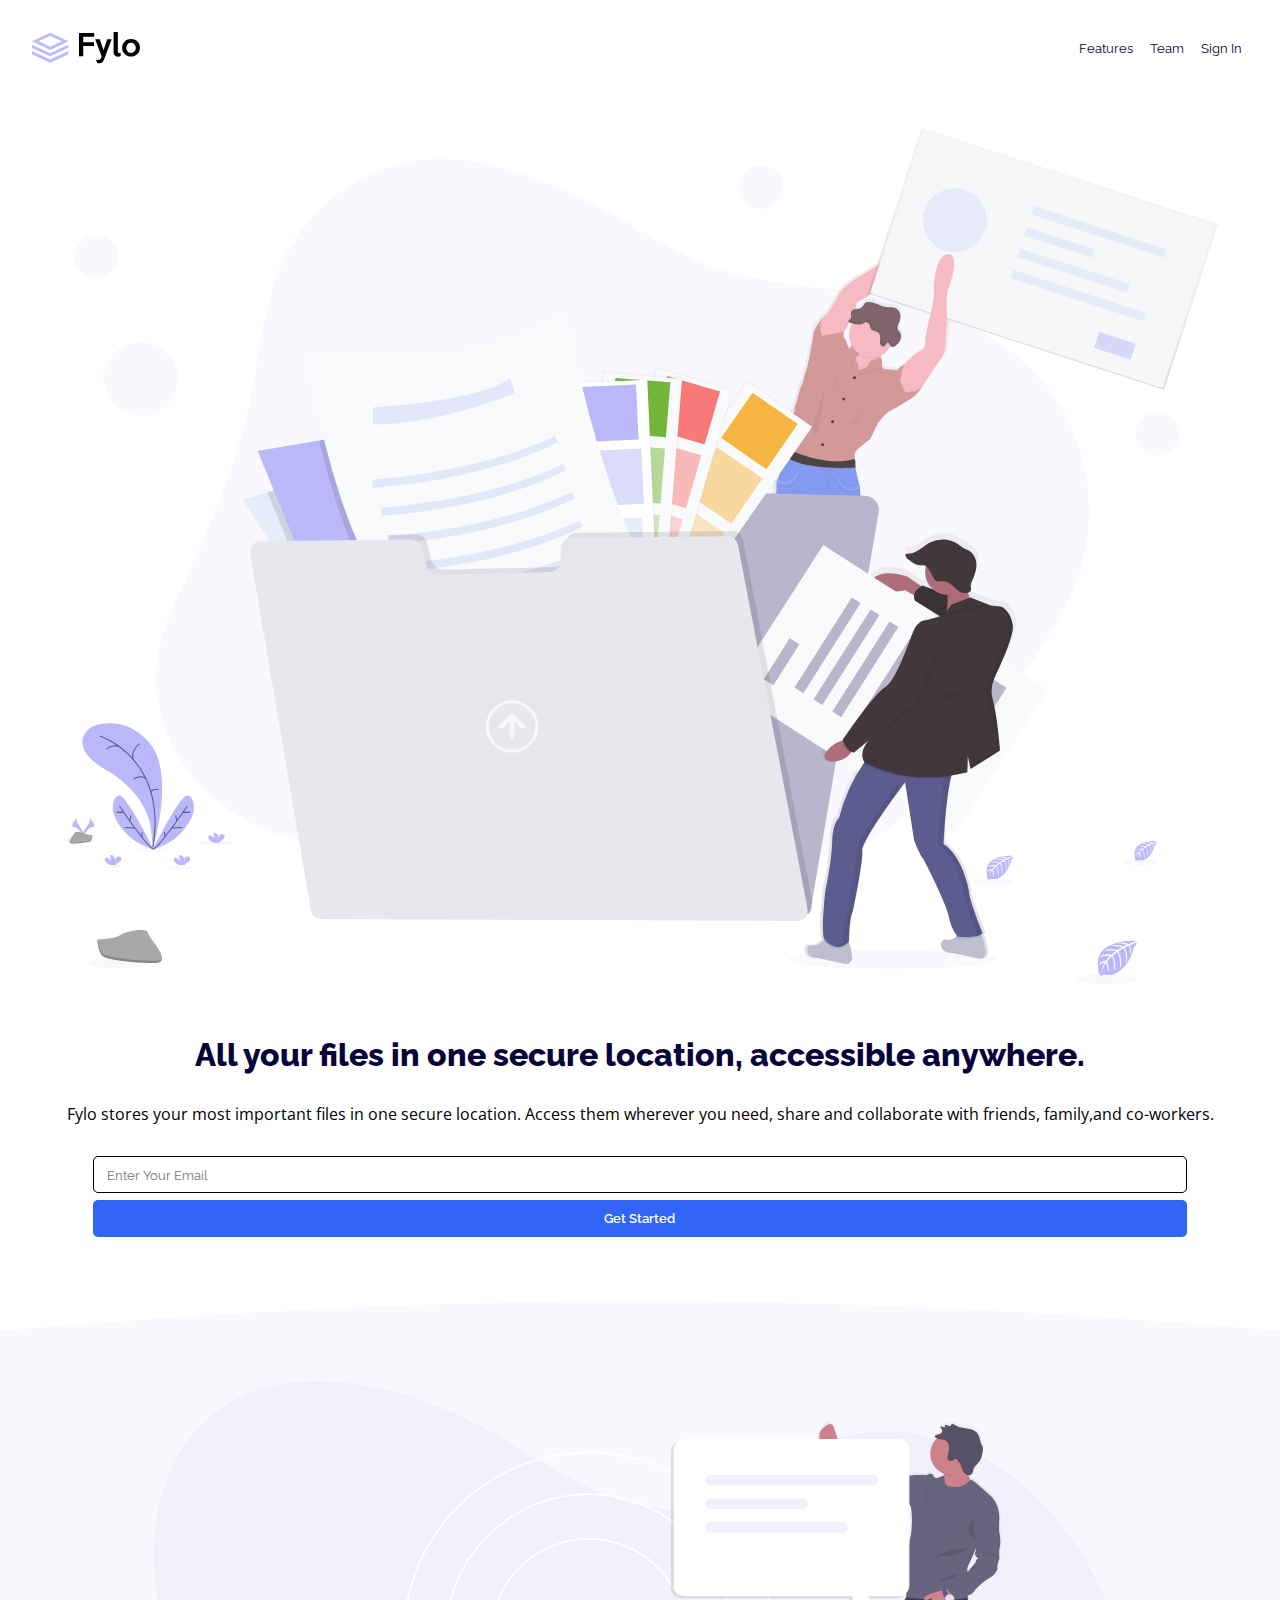
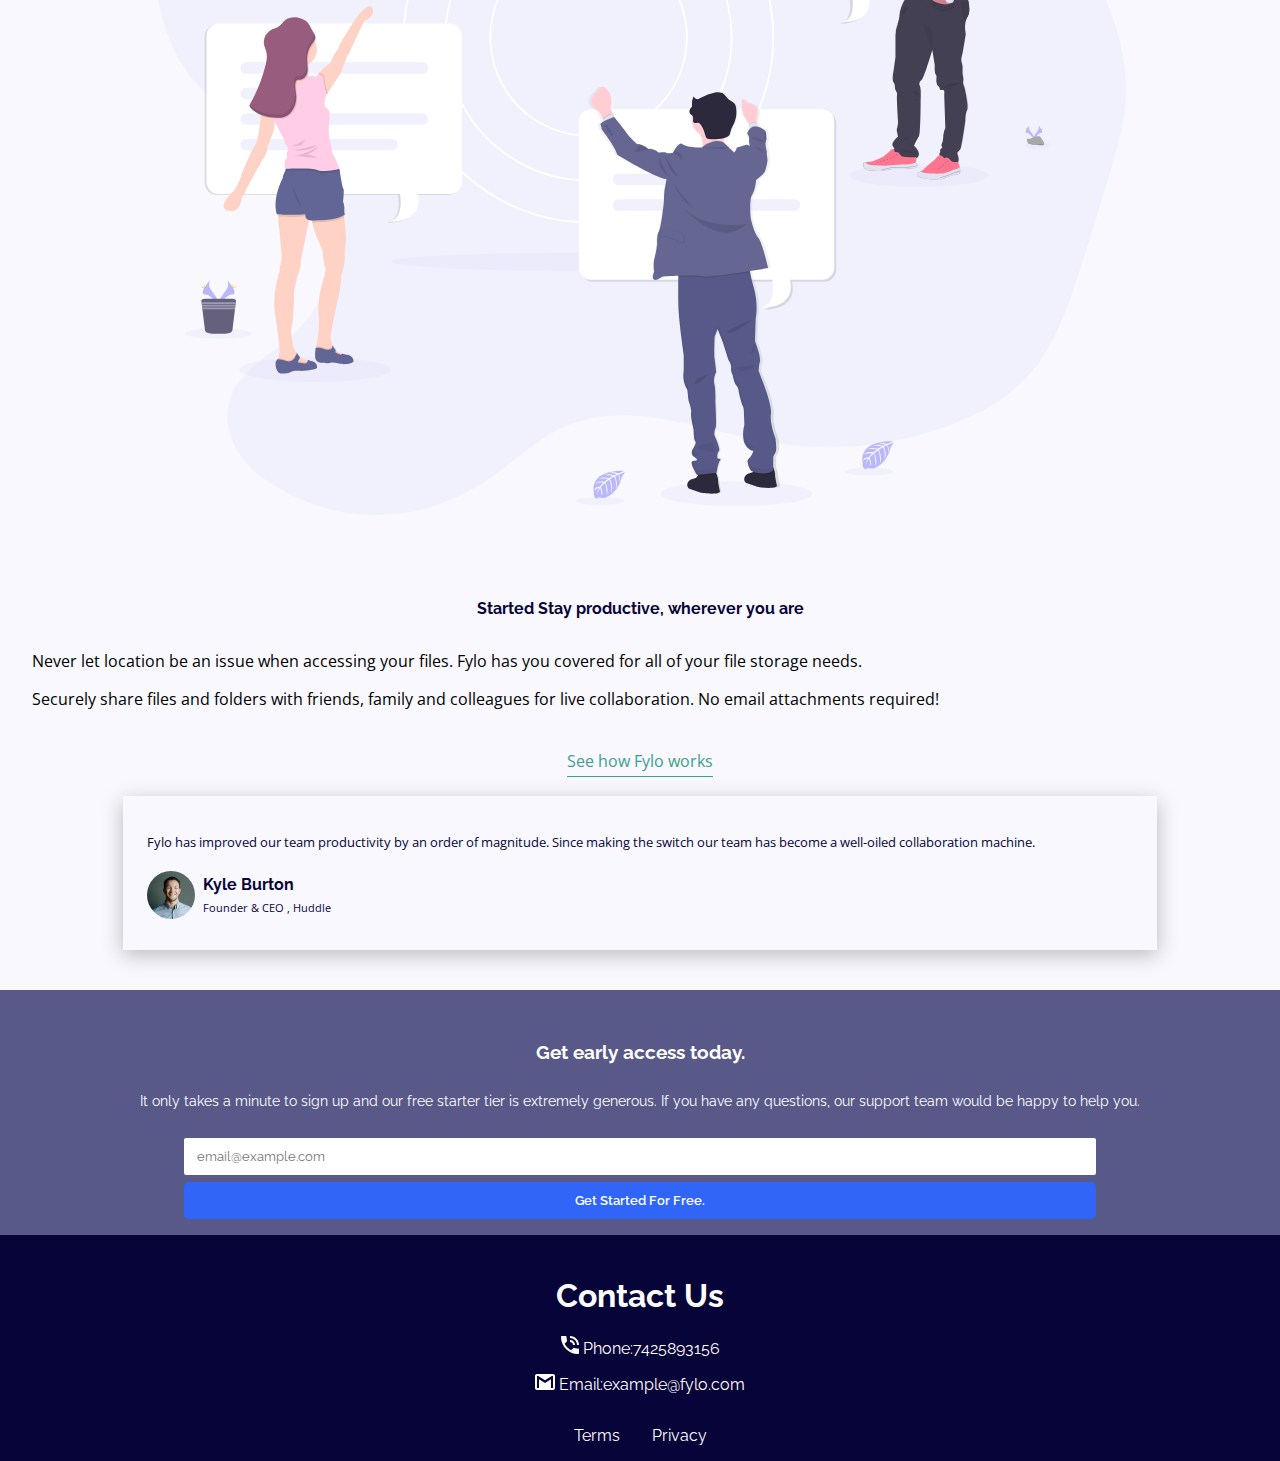
<file: Fylo/index.html>
<!DOCTYPE html>
<html lang="en">
  <head>
    <meta charset="UTF-8" />
    <meta name="viewport" content="width=device-width, initial-scale=1.0" />
    <!-- displays site properly based on user's device -->

    <link
      rel="icon"
      type="image/png"
      sizes="32x32"
      href="./images/favicon-32x32.png"
    />

    <link rel="stylesheet" href="styles.css" />

    <title>Frontend Mentor | Fylo landing page with two column layout</title>
  </head>
  <body>
    <header>
      <img class="logo" src="images/logo.svg" alt="Fylo" />

      <nav>
        <ul>
          <li><a href="">Features</a></li>
          <li><a href="">Team</a></li>
          <li><a href="">Sign In</a></li>
        </ul>
      </nav>
    </header>

    <section class="hero">
      <div class="container-1">
        <div class="hero-image">
          <img class="image" src="images/illustration-1.svg" alt="" />
        </div>
      </div>
      <div class="container-2">
        <div class="info">
          <h1 class="hero-heading">
            All your files in one secure location, accessible anywhere.
          </h1>
          <p class="hero-para">
            Fylo stores your most important files in one secure location. Access
            them wherever you need, share and collaborate with friends,
            family,and co-workers.
          </p>

          <input
            class="hero-input"
            type="text"
            placeholder="Enter Your Email"
          />
          <button class="hero-button">Get Started</button>
        </div>
      </div>
    </section>

    <section class="main">
      <div class="container-main">
        <div class="main-image">
          <img src="images/illustration-2.svg" alt="" class="image" />
        </div>
        <div class="main-info">
          <h3 class="main-header">
            Started Stay productive, wherever you are
          </h3>
          <div class="main-para">
            <p>
              Never let location be an issue when accessing your files. Fylo has
              you covered for all of your file storage needs.
            </p>
            <p>
              Securely share files and folders with friends, family and
              colleagues for live collaboration. No email attachments required!
            </p>

            <div class="link">
              <a href="http://" target="_blank">See how Fylo works</a>
            </div>

            <div class="card">
              <div class="card-info">
                <p>
                  Fylo has improved our team productivity by an order of
                  magnitude. Since making the switch our team has become a
                  well-oiled collaboration machine.
                </p>
              </div>
              <div class="card-persona">
                <div class="testimony">
                  <img src="images/avatar-testimonial.jpg" alt="" />
                </div>
                <div class="person">
                  <h4>Kyle Burton</h4>
                  <p>Founder & CEO , Huddle</p>
                </div>
              </div>
            </div>
          </div>
        </div>
      </div>
    </section>

    <section class="Access">
      <div class="access-info">
        <h3>Get early access today.</h3>
        <p>
          It only takes a minute to sign up and our free starter tier is
          extremely generous. If you have any questions, our support team would
          be happy to help you.
        </p>
      </div>

      <div class="access-input">
        <input class="a-inp" type="text" placeholder="email@example.com" />
        <button class="b-inp">Get Started For Free.</button>
      </div>
    </section>

    <footer>
      <div class="end-1">
        <h1>Contact Us</h1>
        <p><img src="images/icon-phone.svg" alt="" /> Phone:7425893156</p>
        <p><img src="images/icon-email.svg" alt="" /> Email:example@fylo.com</p>
      </div>
      <div class="about">
        <p>Terms</p>

        <p>Privacy</p>
      </div>
    </footer>
  </body>
</html>
</file>
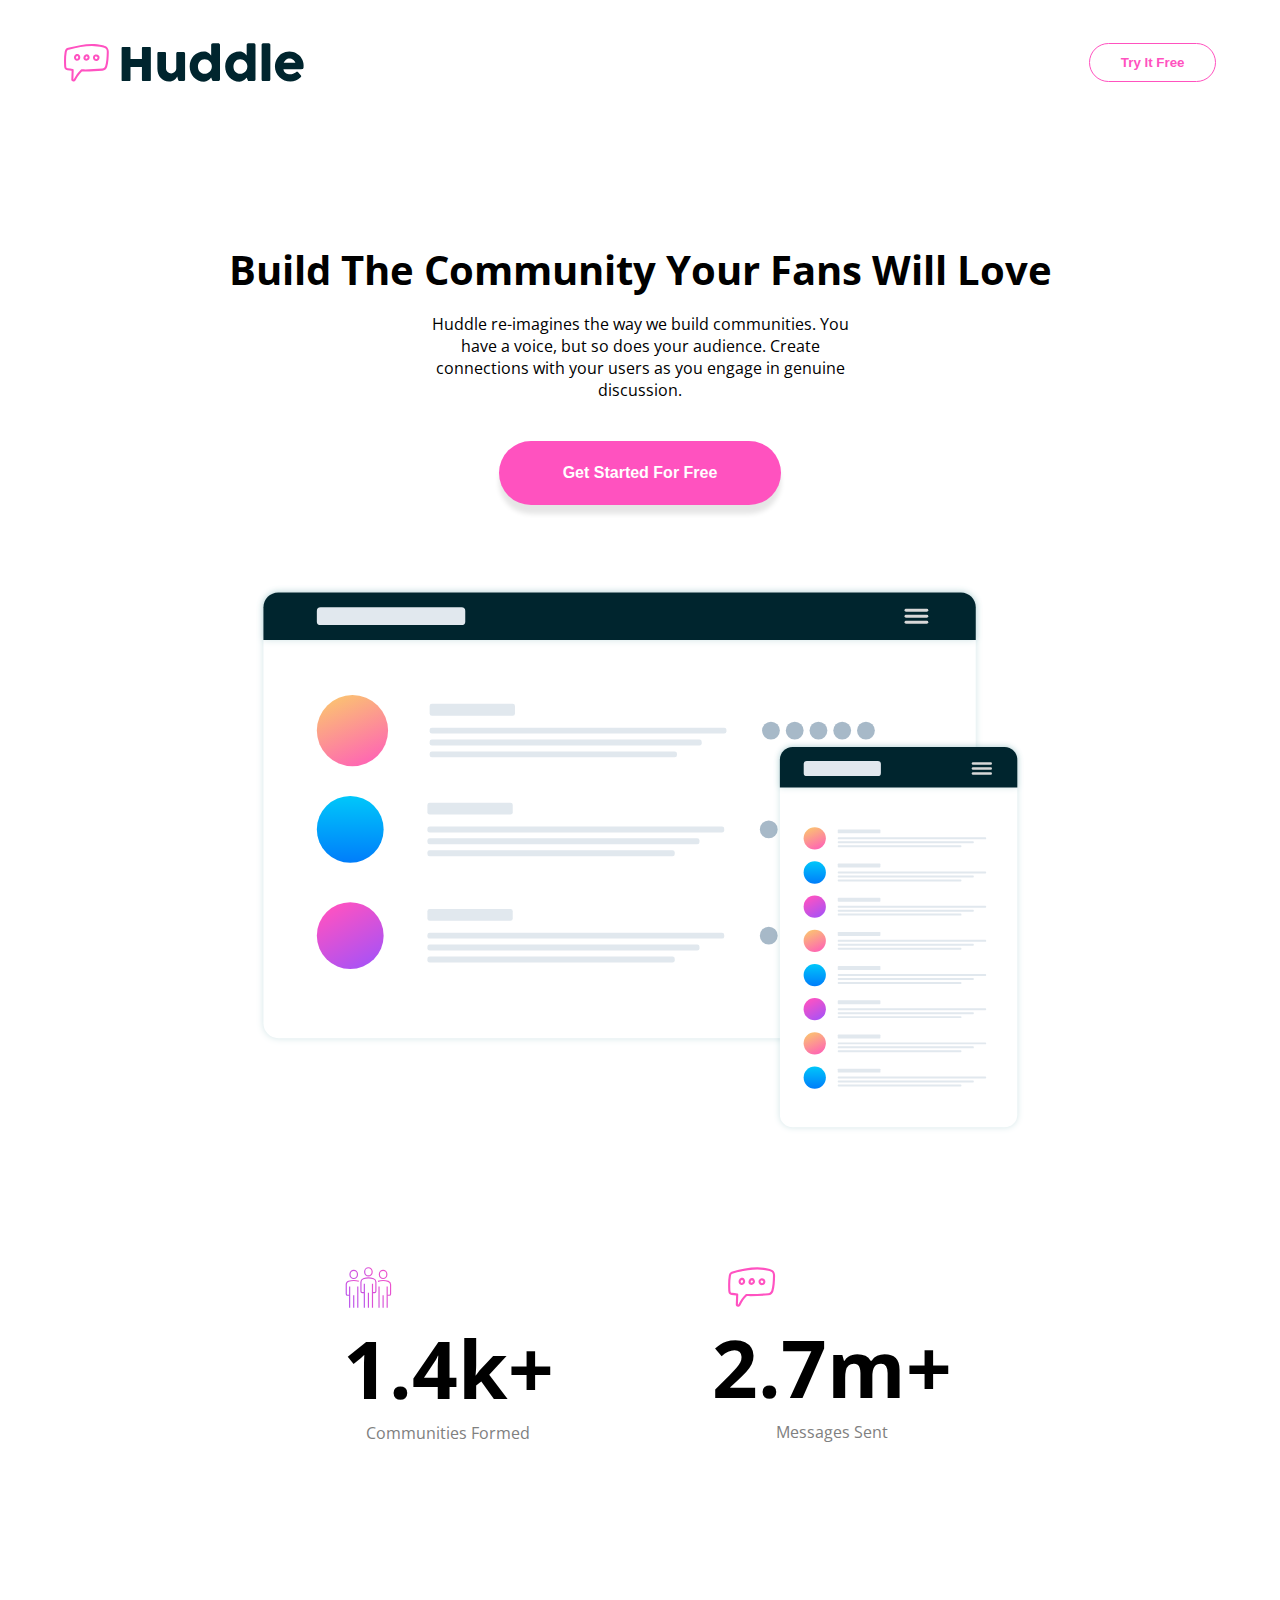
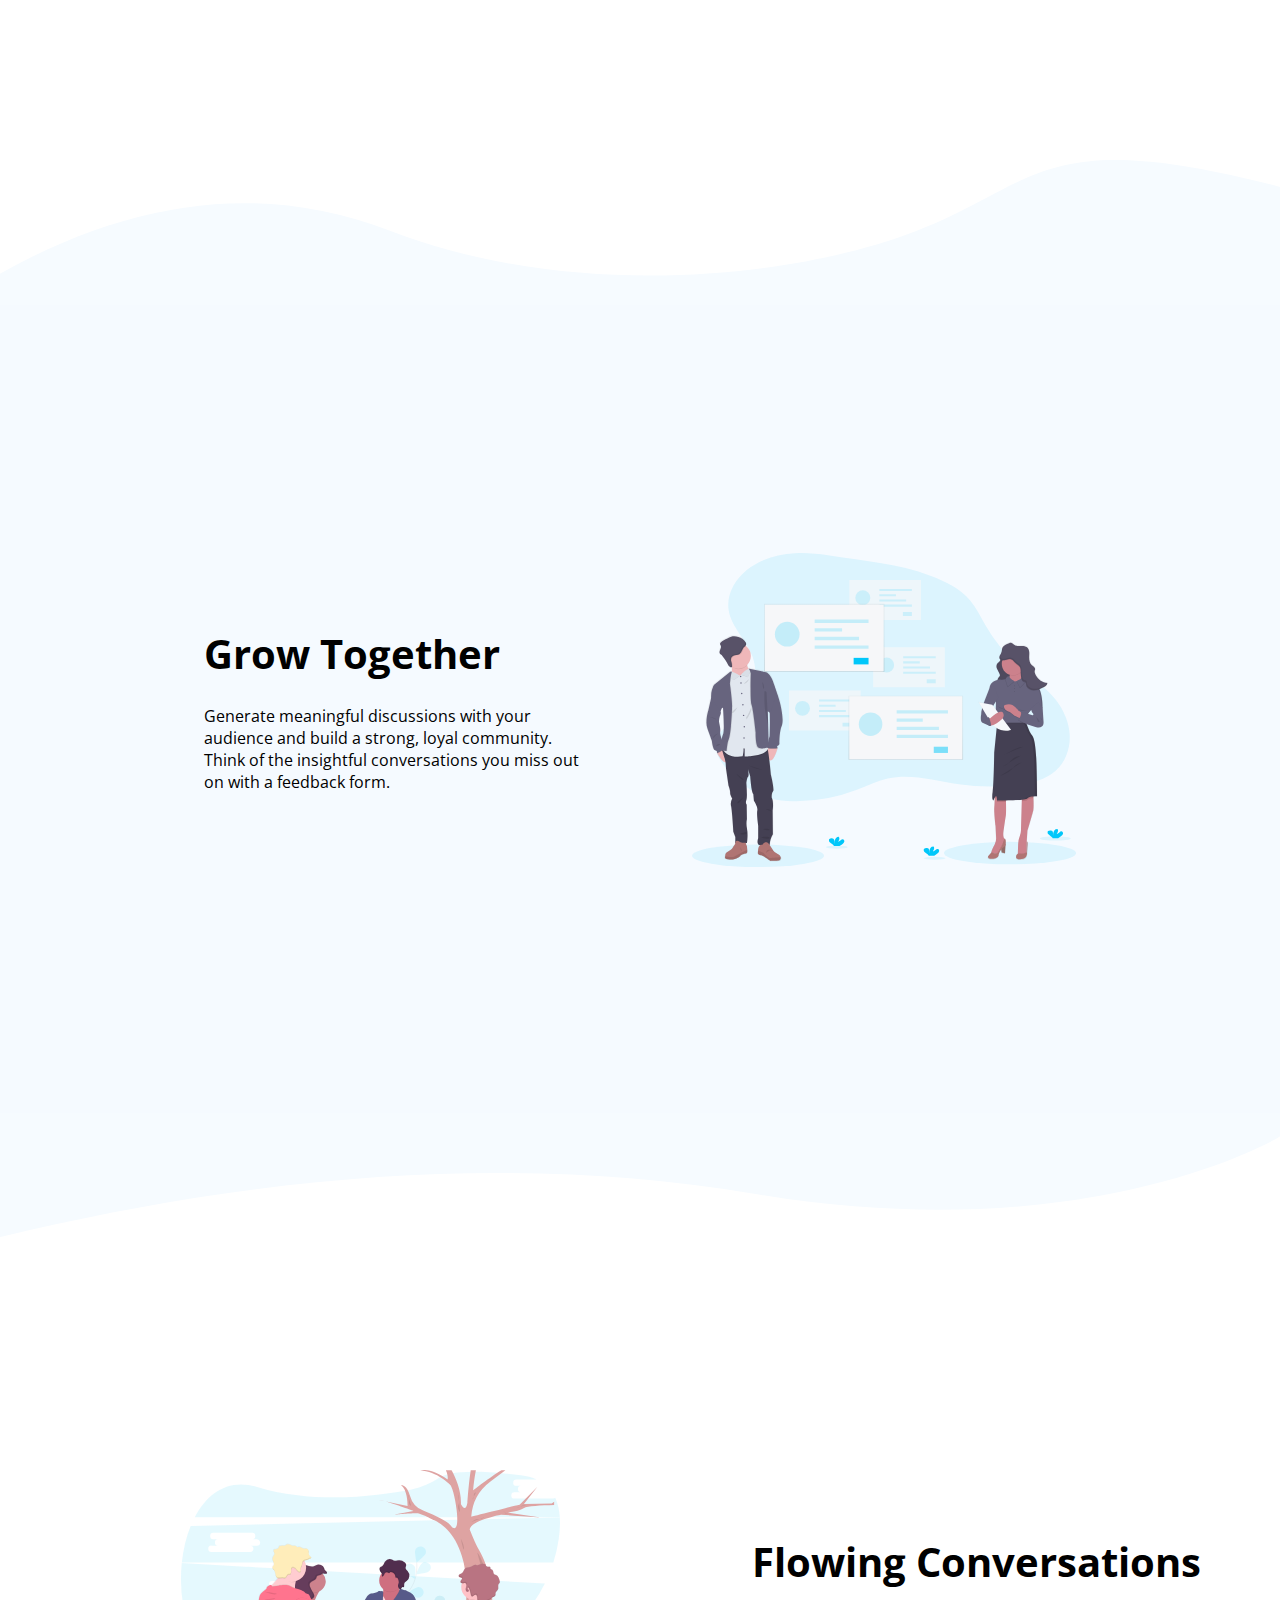
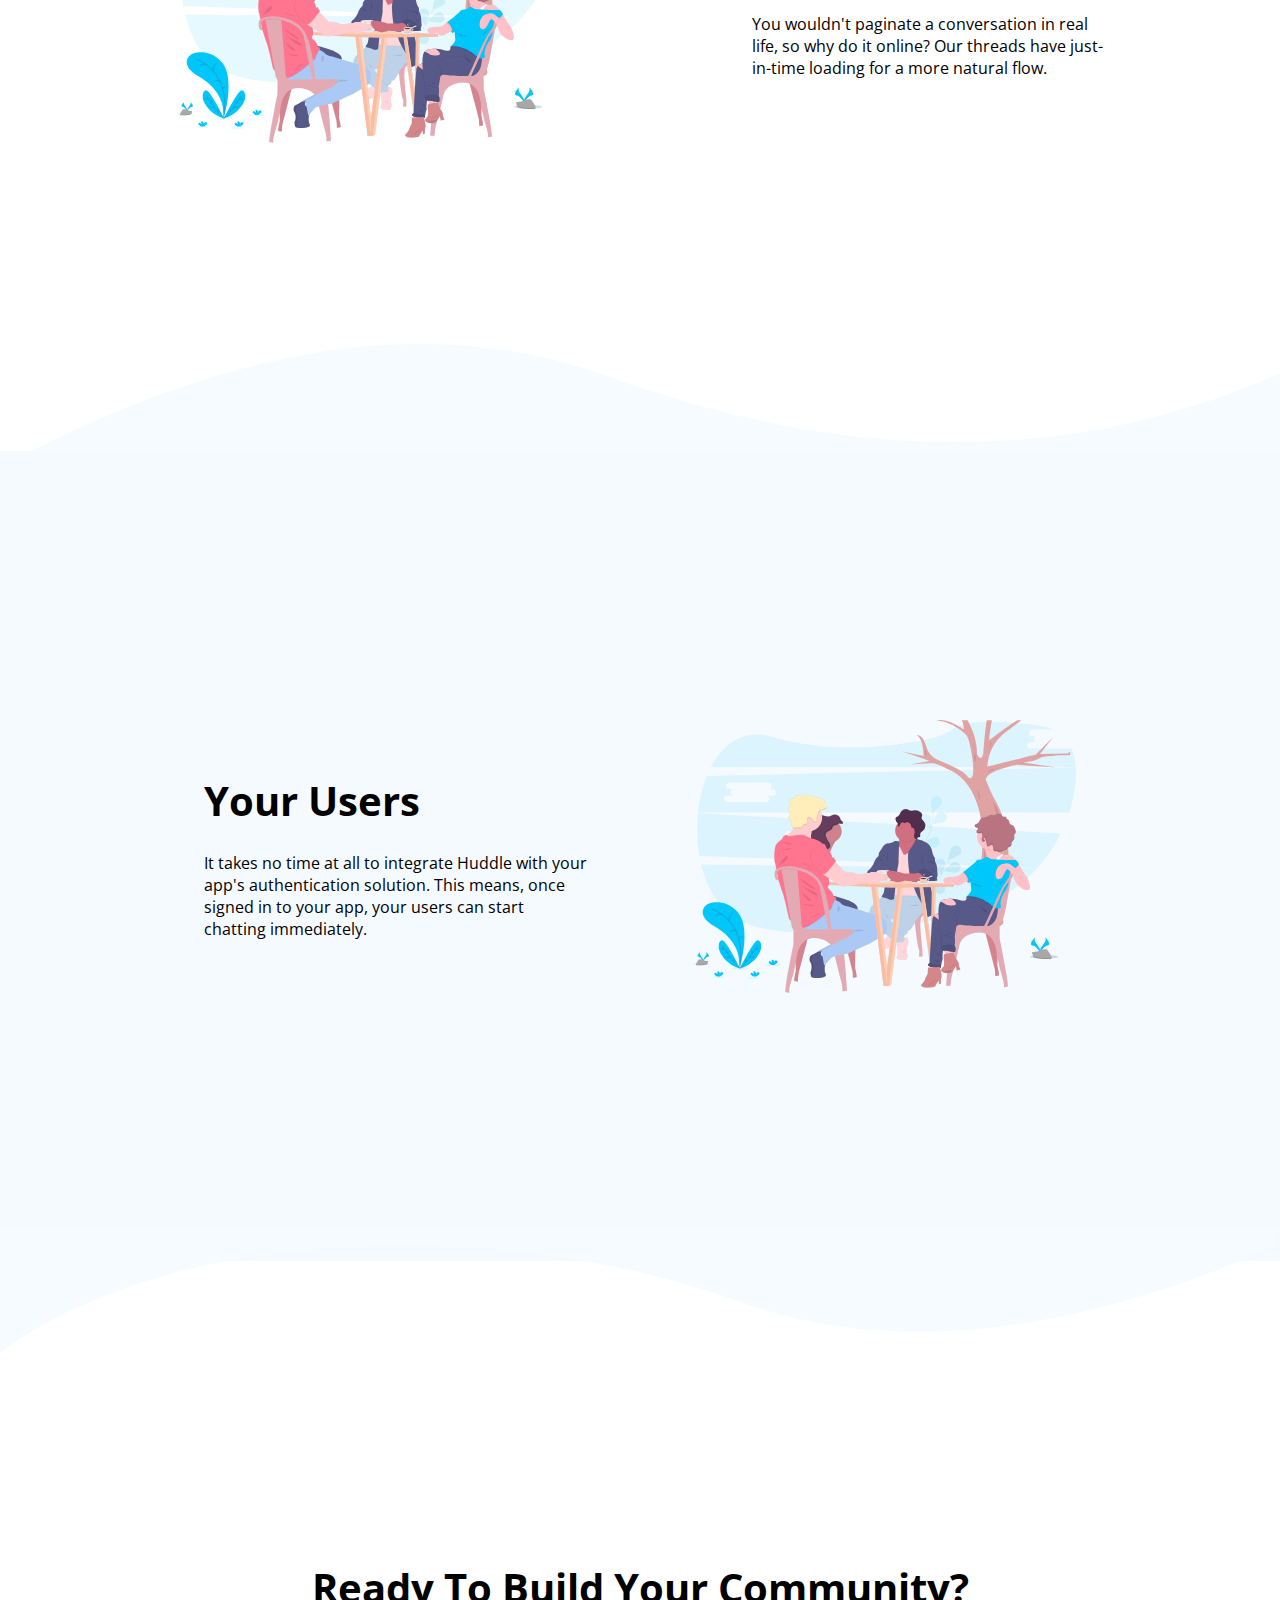
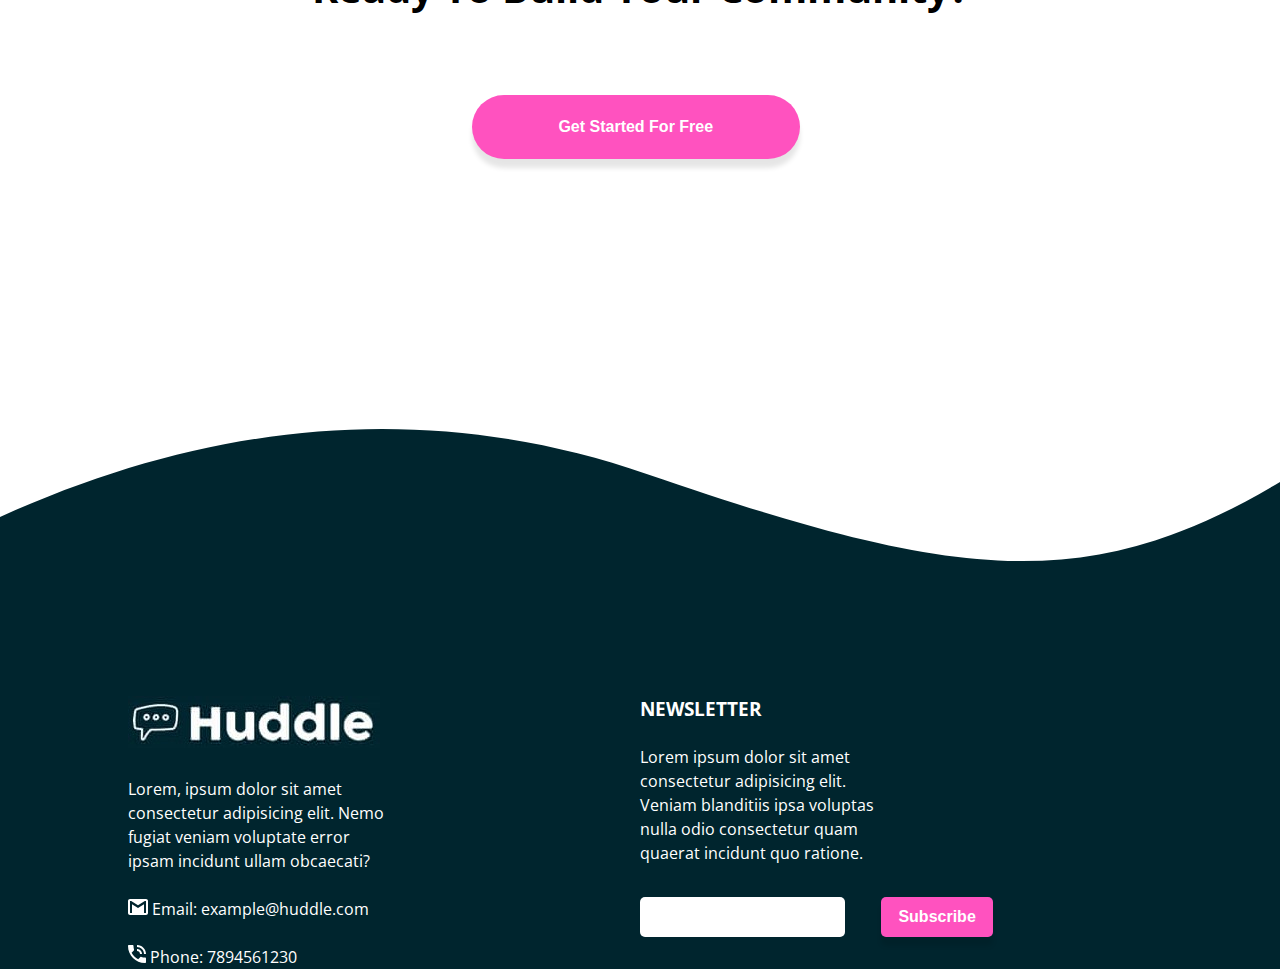
<file: Huddle/index.html>
<!DOCTYPE html>
<html lang="en">
  <head>
    <meta charset="UTF-8" />
    <meta name="viewport" content="width=device-width, initial-scale=1.0" />
    <!-- displays site properly based on user's device -->

    <link
      rel="icon"
      type="image/png"
      sizes="32x32"
      href="./images/favicon-32x32.png"
    />

    <link rel="stylesheet" href="style.css" />

    <title>Frontend Mentor | Huddle landing page with curved sections</title>

    <!-- Feel free to remove these styles or customise in your own stylesheet 👍 -->
  </head>
  <body>
    <header>
      <img src="images/logo.svg" alt="Logo" />
      <button>Try It Free</button>
    </header>

    <section class="hero">
      <h1 class="hero-heading">Build The Community Your Fans Will Love</h1>
      <p class="hero-para">
        Huddle re-imagines the way we build communities. You have a voice, but
        so does your audience. Create connections with your users as you engage
        in genuine discussion.
      </p>

      <button class="hero-button">Get Started For Free</button>

      <img class="hero-image" src="images/screen-mockups.svg" alt="" />

      <div class="hero-stats">
        <div class="communities">
          <img class="stats-icon" src="images/icon-communities.svg" alt="" />
          <h1 class="stat-heads">1.4k+</h1>
          <p>Communities Formed</p>
        </div>
        <div class="messages">
          <img class="stats-icon" src="images/icon-messages.svg" alt="" />
          <h1 class="stat-heads">2.7m+</h1>
          <p>Messages Sent</p>
        </div>
      </div>
    </section>

    <section class="second">
      <div class="second-container">
        <img
          class="second-image"
          src="images/illustration-grow-together.svg"
          alt=""
        />

        <div class="second-info">
          <h1>Grow Together</h1>
          <p>
            Generate meaningful discussions with your audience and build a
            strong, loyal community. Think of the insightful conversations you
            miss out on with a feedback form.
          </p>
        </div>
      </div>
    </section>

    <section class="third">
      <div class="third-container">
        <img
          class="third-image"
          src="images/illustration-flowing-conversation.svg"
          alt=""
        />

        <div class="third-info">
          <h1>Flowing Conversations</h1>
          <p>
            You wouldn't paginate a conversation in real life, so why do it
            online? Our threads have just-in-time loading for a more natural
            flow.
          </p>
        </div>
      </div>
    </section>

    <section class="fourth">
      <div class="fourth-container">
        <img
          class="fourth-image"
          src="images/illustration-flowing-conversation.svg"
          alt=""
        />

        <div class="fourth-info">
          <h1>Your Users</h1>
          <p>
            It takes no time at all to integrate Huddle with your app's
            authentication solution. This means, once signed in to your app,
            your users can start chatting immediately.
          </p>
        </div>
      </div>
    </section>

    <section class="fifth">
      <div class="fifth-conatiner">
        <h1 class="fifth-heading">Ready To Build Your Community?</h1>
        <button class="fifth-button">Get Started For Free</button>
      </div>
    </section>

    <footer class="foot">
      <div class="attribution">
        <div class="col-1">
          <img src="images/desktop-design_blue.jpg" alt="" />
          <p>
            Lorem, ipsum dolor sit amet consectetur adipisicing elit. Nemo
            fugiat veniam voluptate error ipsam incidunt ullam obcaecati?
          </p>
          <p>
            <img src="images/icon-email.svg" alt="" /> Email: example@huddle.com
          </p>
          <p><img src="images/icon-phone.svg" alt="" /> Phone: 7894561230</p>
        </div>
        <div class="col-2">
          <h3>NEWSLETTER</h3>
          <p>
            Lorem ipsum dolor sit amet consectetur adipisicing elit. Veniam
            blanditiis ipsa voluptas nulla odio consectetur quam quaerat
            incidunt quo ratione.
          </p>
          <div class="type">
            <input class="type-box" type="text" />
            <button class="type-btn">Subscribe</button>
          </div>
        </div>
      </div>
    </footer>
  </body>
</html>
<!-- 
Try it free Build The Community Your Fans Will Love Huddle re-imagines the way
we build communities. You have a voice, but so does your audience. Create
connections with your users as you engage in genuine discussion. Get Started For
Free 1.4k+ Communities Formed 2.7m+ Messages Sent Grow Together Generate
meaningful discussions with your audience and build a strong, loyal community.
Think of the insightful conversations you miss out on with a feedback form.
Flowing Conversations You wouldn't paginate a conversation in real life, so why
do it online? Our threads have just-in-time loading for a more natural flow.
Your Users It takes no time at all to integrate Huddle with your app's
authentication solution. This means, once signed in to your app, your users can
start chatting immediately. Ready To Build Your Community? Get Started For Free
Lorem ipsum dolor sit amet, consectetur adipiscing elit. Mauris nulla quam,
hendrerit lacinia vestibulum a, ultrices quis sem. Phone: +1-543-123-4567
example@huddle.com Newsletter To recieve tips on how to grow your community,
sign up to our weekly newsletter. We’ll never send you spam or pass on your
email address Subscribe -->
</file>
<file: Fylo/styles.css>
@import url("https://fonts.googleapis.com/css2?family=Open+Sans&family=Raleway:wght@400;700&display=swap");

* {
  box-sizing: border-box;
}

body {
  margin: 0;
  text-align: center;
  font-family: "Raleway", sans-serif;
}

.image {
  width: 95%;
}

/* ?-----HEADER------- */

header {
  /* background-color: aquamarine; */
  width: 95%;
  height: 4em;
  margin: 1em auto;
  display: flex;
  justify-content: space-between;
  align-items: center;
}

nav ul {
  margin: none;
  padding: none;
  list-style: none;
}

nav li {
  display: inline-block;
}

nav a {
  text-decoration: none;

  font-size: 0.8em;
  padding: 0.5em;
  color: hsl(243, 87%, 12%);
  border-radius: 100vw;
}

nav ul li:hover {
  transform: scale(1.3);
  transition: ease-in 300ms;
}

.logo {
  height: 2em;
}

@media (min-width: 1440px) {
  nav a {
    font-size: 1em;
    padding: 0 1em;
    font-weight: 600;
  }

  .logo {
    width: 7em;
    height: 2em;
  }
}

/* ?-----HERO------- */

.container-1 {
  width: 95%;
  margin: 3em auto 1em;
}

.container-2 {
  width: 95%;
  margin: 3em auto 1em;
}

.hero-heading {
  width: 90%;
  text-align: center;
  margin: auto;
  color: hsl(243, 87%, 12%);
  font-weight: 800;
}

.hero-para {
  text-align: center;
  line-height: 1.2em;
  font-size: 1em;
  font-family: "Open Sans";
  width: 95%;
  margin: 2em auto;
}

.hero-input {
  width: 90%;
  height: 2.8em;
  border-radius: 5px;
  margin-bottom: 0.5em;
  border: 1px solid black;
  font-family: "Raleway";
  padding: 1em;
}

.hero-button {
  width: 90%;
  height: 2.8em;
  border-radius: 5px;
  border: none;
  outline: none;
  background-color: hsl(224, 93%, 58%);
  color: white;
  font-weight: 600;
  font-family: "Raleway";
}

@media (min-width: 1440px) {
  .hero {
    width: 95%;
    height: auto;
    display: flex;
    margin: auto;
    flex-direction: row-reverse;
    justify-content: space-around;
  }
  .image {
    width: 75%;
    margin-left: -10em;
  }

  .container-1 {
    width: 50%;

    margin-top: 100px;
  }

  .container-2 {
    width: 50%;

    margin-top: 140px;
  }

  .info {
    margin: auto;
  }

  .hero-heading {
    width: 70%;
    text-align: left;
    font-size: 2em;
    margin-left: 1.2em;
    color: hsl(243, 87%, 12%);
    font-weight: 800;
    line-height: 1.5em;
  }
  .hero-para {
    width: 75%;
    font-size: 1.1em;
    margin-left: 2em;
    text-align: left;
  }

  .hero-input {
    width: 40%;
    height: 2.8em;
    border-radius: 5px;
    margin-left: -11.8em;
    border: 1px solid black;
    font-family: "Raleway";
  }

  .hero-button {
    width: 30%;
    height: 2.8em;
    border-radius: 5px;
    border: none;
    outline: none;
    background-color: hsl(224, 93%, 58%);
    color: white;
    font-weight: 600;
    font-family: "Raleway";
  }
}

/* ?-----main------ */

.container-main {
  margin: 4em auto 0;
  width: 100%;
  padding-bottom: 1em;
  background-image: url(images/bg-curve-mobile.svg);
  background-size: cover;
  background-repeat: no-repeat;
  background-position: center;
}

.main-image {
  padding-top: 5em;
  width: 80%;
  margin: auto;
}

.main-info {
  padding-top: 3em;
  width: 95%;
  margin: auto;
}

.main-info h3 {
  padding-top: 0;
  margin: 2em auto;
  font-size: 1em;
  width: 100%;
  color: hsl(243, 87%, 12%);
}

.main-info p {
  text-align: left;
  font-family: "Open Sans";
  margin: 1em auto;
  font-size: 1em;
}

.link {
  display: flex;
  justify-content: center;
  align-items: center;
  margin: auto;
  padding-top: 1.5em;
}

.link a {
  text-decoration: none;
  font-family: "Open Sans";
  position: relative;
  color: hsl(170, 45%, 43%);
}

.link a::after {
  content: "";
  position: absolute;
  width: 100%;
  height: 3px;
  left: 0;
  bottom: -5px;

  border-width: 0 0 1px;
  border-style: solid;
}

.card {
  width: 85%;
  height: auto;

  padding: 1.5em;
  box-shadow: 0 5px 20px 0 rgba(0, 0, 0, 0.25);
  color: hsl(243, 87%, 12%);
  margin: 1.5em auto;
}
.card-info {
  font-size: 0.8em;
}

.card-persona {
  display: flex;
  align-items: center;
  justify-content: flex-start;
}

.testimony img {
  border-radius: 50%;
  display: flex;
  align-items: center;
  justify-content: center;
  height: 3em;
  width: 3em;
}

.person {
  margin-top: -10px;
  text-align: left;
  padding-left: 0.5em;
}

.person p {
  padding: 0;
  margin-top: -15px;
  font-size: 0.7em;
}

@media (min-width: 1440px) {
  .container-main {
    background: url(images/bg-curve-desktop.svg) no-repeat center;
    background-size: cover;
    display: flex;
    flex-direction: row-reverse;

    margin: 10em auto;
  }

  .main-info {
    text-align: left;
    padding-top: 3em;

    width: 75%;
    margin: 4em 3em;
  }

  .main-info h3 {
    margin: 2em auto 0;
    padding-bottom: 1em;
    font-size: 2em;
    width: 100%;
    color: hsl(243, 87%, 12%);
  }

  .main-info p {
    text-align: left;
    width: 80%;
    font-family: "Open Sans";
    font-size: 1.1em;
    margin: 1em 0;
    font-size: 1em;
  }

  .link a {
    text-align: left;
    padding-top: 1.5em;
    position: relative;
    left: -16.9em;
    font-weight: 600;
  }
  .link a::after {
    content: "";
    position: absolute;
    width: 100%;
    height: 10px;
    left: 0;
    bottom: -5px;

    border-width: 0 0 2px;
    border-style: solid;
  }

  .card {
    width: 55%;
    height: auto;

    padding: 1.5em;
    box-shadow: 0 5px 20px 0 rgba(0, 0, 0, 0.25);
    color: hsl(243, 87%, 12%);
    margin: 3.5em -0.03em;
  }
  .person p {
    padding: 0;
    margin-top: -15px;
    font-size: 0.7em;
    width: 100%;
  }
  .card-info {
    font-size: 0.9em;
    width: 100%;
  }
  .card-info p {
    width: 100%;
  }
}

/* ! -----  Access ----- */

.Access {
  padding: 2em;
  background-color: hsl(238, 22%, 44%);
  color: white;
}

.access-info h1 {
  font-size: 1.5em;
}

.access-info p {
  font-size: 0.9em;
  width: 90%;
  margin: 2em auto;
  text-align: center;
}

.a-inp {
  width: 75%;
  height: 2.8em;
  margin-bottom: 0.5em;
  border-radius: 2px;
  border: none;
  font-family: "Raleway";
  padding: 1em;
}

.b-inp {
  width: 75%;
  height: 2.8em;
  border-radius: 5px;
  border: none;
  outline: none;
  background-color: hsl(224, 93%, 58%);
  color: white;
  font-weight: 600;
  font-family: "Raleway";
}

@media (min-width: 1440px) {
  .Access {
    padding-top: 0;
    padding-left: 3em;
    margin-top: -159px;
    display: flex;
  }

  .access-info {
    padding-top: 30px;
    width: 50%;
    /* display: flex;
    flex-direction: column;
    align-items: flex-start;
    justify-content: flex-start; */
  }

  .access-input {
    padding-top: 50px;
    width: 30%;
    margin-left: -0px;
  }

  .access-info h3 {
    font-size: 2em;
    text-align: left;
  }

  .access-info p {
    text-align: left;
    margin-left: 0;
    margin-top: 0;
    width: 60%;
  }

  .a-inp {
    width: 100%;
    height: 2.8em;
    margin-bottom: 0.5em;
    border-radius: 2px;
    border: none;
    font-family: "Raleway";
    padding: 1em;
  }

  .b-inp {
    width: 40%;
    margin-left: -19.5em;

    height: 2.8em;
    border-radius: 2px;
    border: none;
    outline: none;
    background-color: hsl(224, 93%, 58%);
    color: white;
    font-weight: 600;
    font-family: "Raleway";
  }
  .access-input {
    padding-top: 70px;
  }
}

footer {
  margin-top: -1em;
  padding-top: 0;
  background-color: hsl(243, 87%, 12%);
  color: white;
}

.end-1 {
  width: 95%;
  margin: auto;
  padding-top: 1.3em;
}

.about {
  display: flex;
  align-items: center;
  justify-content: center;
}

.about p {
  margin: 1em;
}
</file>
<file: Huddle/style.css>
@import url("https://fonts.googleapis.com/css2?family=Open+Sans:wght@400;600;700&family=Poppins:wght@700&display=swap");

* {
  margin: 0;
  padding: 0;
}

body {
  /* box-sizing: border-box; */
  font-family: "Open Sans";
  width: 100%;
  height: 100%;
}

header {
  /* background-color: aquamarine; */
  width: 90%;
  margin: 2.7em auto;
  display: flex;
  justify-content: space-between;
}

header button {
  width: 9.5em;
  background: none;
  font-weight: 700;
  border-radius: 50px;
  border: 1.5px solid hsl(322, 100%, 66%);
  color: hsl(322, 100%, 66%);
}

.hero {
  width: 100%;
  margin: 7em auto 0;

  text-align: center;
  padding-bottom: 5em;
  background-image: url(images/bg-section-top-desktop-1.svg);
  background-size: contain;
  background-repeat: no-repeat;
  background-position: left bottom;
}

.hero-image {
  width: 60%;
  height: 50%;
}

.hero-button {
  display: block;
}

.hero-heading {
  width: 65%;
  font-size: 2.5em;
  margin: 4em auto 2em;
}

.hero-para {
  width: 35%;
  padding: 0;
  margin: -4em auto 3em;
}

.hero-button {
  margin: -0.5em auto 5em;
  height: 4em;
  width: 22%;
  border-radius: 100vh;
  border: none;
  color: white;
  background: hsl(322, 100%, 66%);
  box-shadow: 0 9px 5px 0 rgba(0, 0, 0, 0.1);
  font-weight: 600;
  font-size: 1em;
  cursor: pointer;
}

.hero-stats {
  width: 60%;
  display: flex;
  margin: 8em auto 15em;
  justify-content: space-around;
}

.communities {
  width: 37%;
  height: 20rem;
}

.messages {
  width: 37%;
  height: 20rem;
}

.stats-icon {
  margin-left: -10rem;
}

.stat-heads {
  font-size: 5em;
}

.hero-stats p {
  color: grey;
}

/* !SECOND */

.second-container {
  background-color: hsl(207, 100%, 98%);
  height: 90vh;
  margin: -0.1em auto;
  display: flex;
  align-items: center;
  justify-content: space-around;
  flex-direction: row-reverse;
}

.second-image {
  width: 30%;
}

.second-info {
  width: 50%;
}

.second-info h1 {
  font-size: 2.5em;
}

.second-info p {
  width: 60%;

  margin-top: 1.5em;
}

.second-image {
  width: 30%;
  margin-left: -35em;
}

/* !THIRD */

.third-container {
  display: flex;
  background: url(./images/bg-section-bottom-desktop-1.svg),
    url(./images/bg-section-top-desktop-2.svg);
  background-repeat: no-repeat;
  background-size: contain;
  background-position: left top, left bottom;
  padding-top: 10em;
  justify-content: space-around;
  align-items: center;
  height: 90vh;
  margin: 0 auto;
  width: 100%;
}

.third-image {
  margin-top: -9em;
  width: 30%;
  margin-left: 5em;
}

.third-info {
  margin-top: -9em;
  width: 40%;
  margin-right: -5em;
}

.third-info h1 {
  font-size: 2.5em;
}

.third-info p {
  width: 70%;

  margin-top: 1.5em;
}

/* !FOURTH */

.fourth-container {
  background-color: hsl(207, 100%, 98%);

  height: 90vh;
  margin: -2em auto;
  display: flex;
  align-items: center;
  justify-content: space-around;
  flex-direction: row-reverse;
}

.fourth-image {
  width: 30%;
}

.fourth-info {
  width: 50%;
}

.fourth-info h1 {
  font-size: 2.5em;
}

.fourth-info p {
  width: 60%;

  margin-top: 1.5em;
}

.fourth-image {
  width: 30%;
  margin-left: -35em;
}

/* !fifth */

.fifth {
  background: url(./images/bg-section-bottom-desktop-2.svg),
    url(./images/bg-footer-top-desktop.svg);
  background-repeat: no-repeat;
  background-size: contain;
  background-position: left top, left bottom;
  margin-bottom: 7em;
  height: 60vh;
  padding: 10em 0 15em;
  display: flex;
  align-items: center;
  justify-content: center;
}

.fifth-container {
  margin-top: 3em;
}

.fifth-heading {
  width: 100%;
  font-size: 2.5em;
  margin: 0 auto 2em;
}

.fifth-button {
  margin-left: 10em;
  height: 4em;
  width: 50%;
  border-radius: 100vh;
  border: none;
  color: white;
  background: hsl(322, 100%, 66%);
  box-shadow: 0 9px 5px 0 rgba(0, 0, 0, 0.1);
  font-weight: 600;
  font-size: 1em;
  cursor: pointer;
}

footer {
  margin-top: -7.1em;
  background-color: hsl(192, 100%, 9%);
  color: white;
}

.attribution {
  padding-top: 8em;

  display: flex;
  justify-content: space-around;
}

.col-1 {
  width: 20%;
}

.col-1 p {
  margin-top: 1.5em;
  line-height: 1.5em;
}

.col-2 {
  width: 40%;
}

.col-2 p {
  width: 50%;
  margin-top: 1.5em;
  line-height: 1.5em;
}

.type {
  margin-top: 2em;
}

.type-box {
  height: 3em;
  width: 40%;
  border-radius: 5px;
  border: none;
  outline: none;
}

.type-btn{

  margin-left: 2em;
  height: 2.5em;
  width: 22%;
  border-radius: 5px;
  border: none;
  color: white;
  background: hsl(322, 100%, 66%);
  box-shadow: 0 9px 5px 0 rgba(0, 0, 0, 0.1);
  font-weight: 600;
  font-size: 1em;
  cursor: pointer;
}

}
</file>
